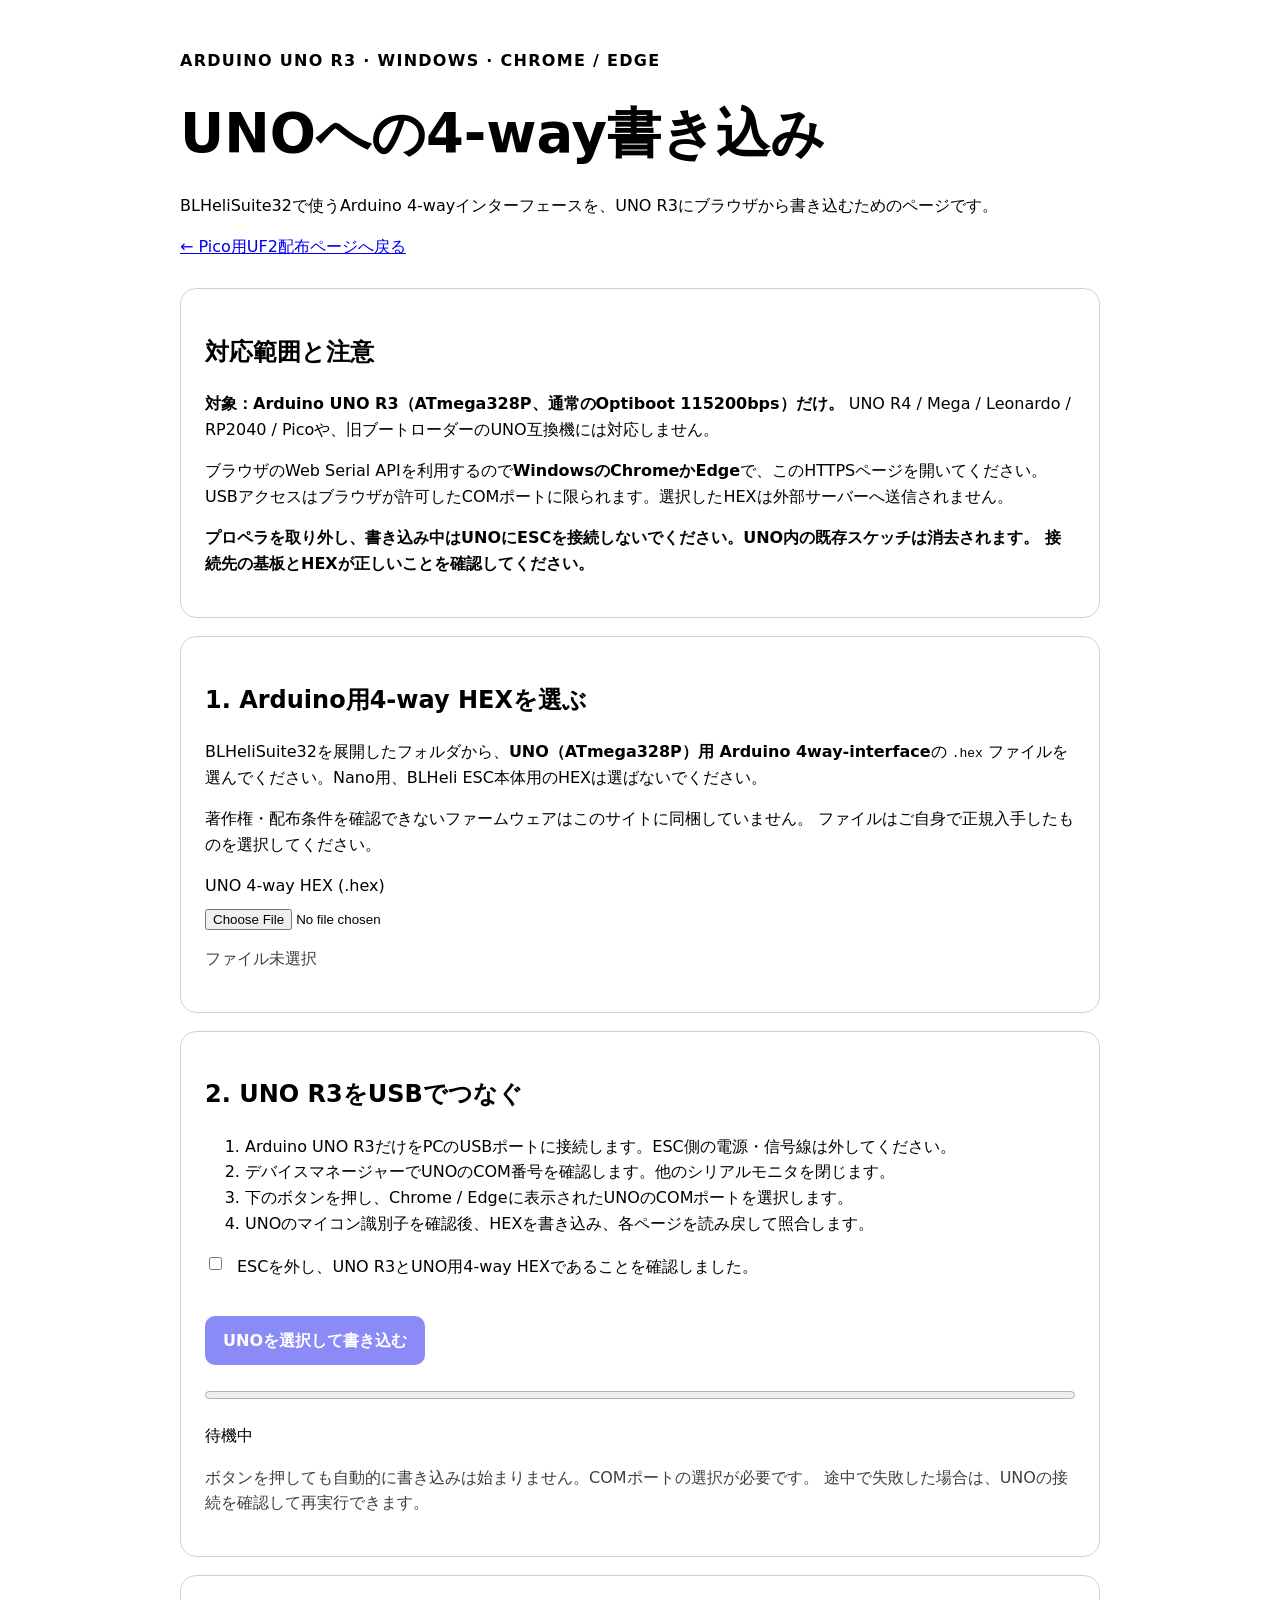
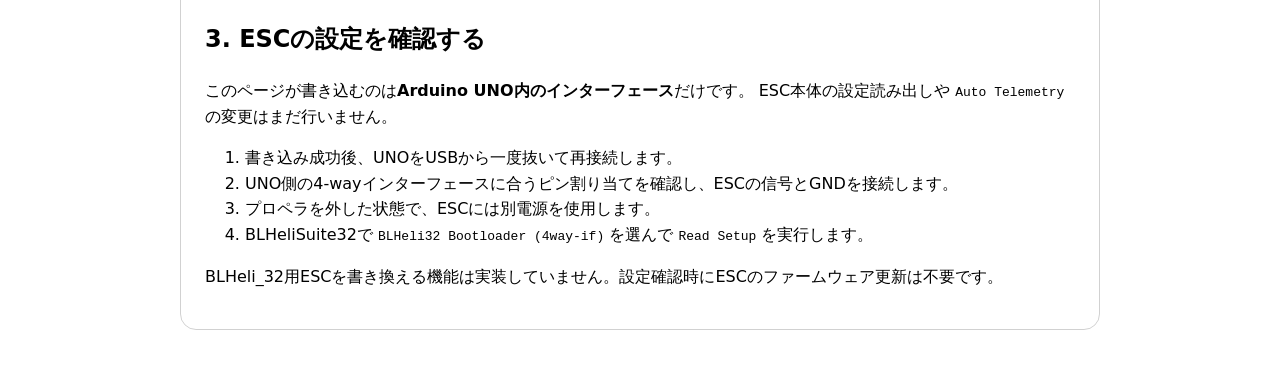
<file: web/uno-flasher.html>
<!doctype html>
<html lang="ja">
<head>
  <meta charset="utf-8">
  <meta name="viewport" content="width=device-width, initial-scale=1">
  <meta name="color-scheme" content="light dark">
  <title>Arduino UNO 4-way 書き込み | Pico Copter FC</title>
  <link rel="stylesheet" href="./style.css">
</head>
<body>
  <main class="container">
    <header>
      <p class="eyebrow">Arduino UNO R3 · Windows · Chrome / Edge</p>
      <h1>UNOへの4-way書き込み</h1>
      <p>BLHeliSuite32で使うArduino 4-wayインターフェースを、UNO R3にブラウザから書き込むためのページです。</p>
      <p><a href="./index.html">← Pico用UF2配布ページへ戻る</a></p>
    </header>

    <section class="card">
      <h2>対応範囲と注意</h2>
      <p><strong>対象：Arduino UNO R3（ATmega328P、通常のOptiboot 115200bps）だけ。</strong>
        UNO R4 / Mega / Leonardo / RP2040 / Picoや、旧ブートローダーのUNO互換機には対応しません。</p>
      <p>ブラウザのWeb Serial APIを利用するので<strong>WindowsのChromeかEdge</strong>で、このHTTPSページを開いてください。
        USBアクセスはブラウザが許可したCOMポートに限られます。選択したHEXは外部サーバーへ送信されません。</p>
      <p class="error">プロペラを取り外し、書き込み中はUNOにESCを接続しないでください。UNO内の既存スケッチは消去されます。
        接続先の基板とHEXが正しいことを確認してください。</p>
    </section>

    <section class="card">
      <h2>1. Arduino用4-way HEXを選ぶ</h2>
      <p>BLHeliSuite32を展開したフォルダから、<strong>UNO（ATmega328P）用 Arduino 4way-interface</strong>の
        <code>.hex</code> ファイルを選んでください。Nano用、BLHeli ESC本体用のHEXは選ばないでください。</p>
      <p>著作権・配布条件を確認できないファームウェアはこのサイトに同梱していません。
        ファイルはご自身で正規入手したものを選択してください。</p>
      <label for="hex-file">UNO 4-way HEX (.hex)</label>
      <input id="hex-file" type="file" accept=".hex,text/plain">
      <p id="hex-info" class="muted" role="status">ファイル未選択</p>
    </section>

    <section class="card">
      <h2>2. UNO R3をUSBでつなぐ</h2>
      <ol>
        <li>Arduino UNO R3だけをPCのUSBポートに接続します。ESC側の電源・信号線は外してください。</li>
        <li>デバイスマネージャーでUNOのCOM番号を確認します。他のシリアルモニタを閉じます。</li>
        <li>下のボタンを押し、Chrome / Edgeに表示されたUNOのCOMポートを選択します。</li>
        <li>UNOのマイコン識別子を確認後、HEXを書き込み、各ページを読み戻して照合します。</li>
      </ol>
      <label class="checkline"><input type="checkbox" id="safety-check">
        ESCを外し、UNO R3とUNO用4-way HEXであることを確認しました。</label>
      <p><button id="flash-button" class="button" type="button" disabled>UNOを選択して書き込む</button></p>
      <progress id="upload-progress" max="100" value="0" style="width:100%" aria-label="書き込み進捗"></progress>
      <p id="upload-status" role="status" aria-live="polite">待機中</p>
      <p class="muted">ボタンを押しても自動的に書き込みは始まりません。COMポートの選択が必要です。
        途中で失敗した場合は、UNOの接続を確認して再実行できます。</p>
    </section>

    <section class="card">
      <h2>3. ESCの設定を確認する</h2>
      <p>このページが書き込むのは<strong>Arduino UNO内のインターフェース</strong>だけです。
        ESC本体の設定読み出しや <code>Auto Telemetry</code> の変更はまだ行いません。</p>
      <ol>
        <li>書き込み成功後、UNOをUSBから一度抜いて再接続します。</li>
        <li>UNO側の4-wayインターフェースに合うピン割り当てを確認し、ESCの信号とGNDを接続します。</li>
        <li>プロペラを外した状態で、ESCには別電源を使用します。</li>
        <li>BLHeliSuite32で <code>BLHeli32 Bootloader (4way-if)</code> を選んで <code>Read Setup</code> を実行します。</li>
      </ol>
      <p>BLHeli_32用ESCを書き換える機能は実装していません。設定確認時にESCのファームウェア更新は不要です。</p>
    </section>
  </main>
  <script type="module" src="./uno-flasher.js"></script>
</body>
</html>
</file>
<file: web/style.css>
:root {
  font-family: system-ui, -apple-system, BlinkMacSystemFont, "Segoe UI", sans-serif;
  line-height: 1.6;
}
body { margin: 0; background: Canvas; color: CanvasText; }
.container { width: min(920px, calc(100% - 32px)); margin: 48px auto; }
header { margin-bottom: 28px; }
.eyebrow { font-weight: 700; letter-spacing: .08em; text-transform: uppercase; }
h1 { margin: 0 0 8px; font-size: clamp(2rem, 5vw, 3.4rem); }
.card { border: 1px solid color-mix(in srgb, CanvasText 18%, transparent); border-radius: 16px; padding: 24px; margin: 18px 0; }
.metadata { display: grid; gap: 10px; }
.metadata div { display: grid; grid-template-columns: 9rem 1fr; gap: 16px; }
dt { font-weight: 700; }
dd { margin: 0; overflow-wrap: anywhere; }
.button { display: inline-block; margin-top: 18px; padding: 12px 18px; border-radius: 10px; background: LinkText; color: Canvas; text-decoration: none; font-weight: 700; }
.button.disabled { opacity: .45; pointer-events: none; }
.muted { opacity: .75; }
.good { font-weight: 700; }
.error { font-weight: 700; }
code { overflow-wrap: anywhere; }
@media (max-width: 560px) { .metadata div { grid-template-columns: 1fr; gap: 0; } }

/* Arduino UNO flashing page (no framework or external dependencies). */
.checkline { display: flex; gap: 12px; align-items: start; margin: 18px 0; }
input[type="file"] { display: block; margin: 10px 0; max-width: 100%; }
button.button { border: 0; cursor: pointer; font: inherit; font-weight: 700; }
button.button:disabled { opacity: .45; cursor: not-allowed; }
progress { accent-color: LinkText; }
</file>
